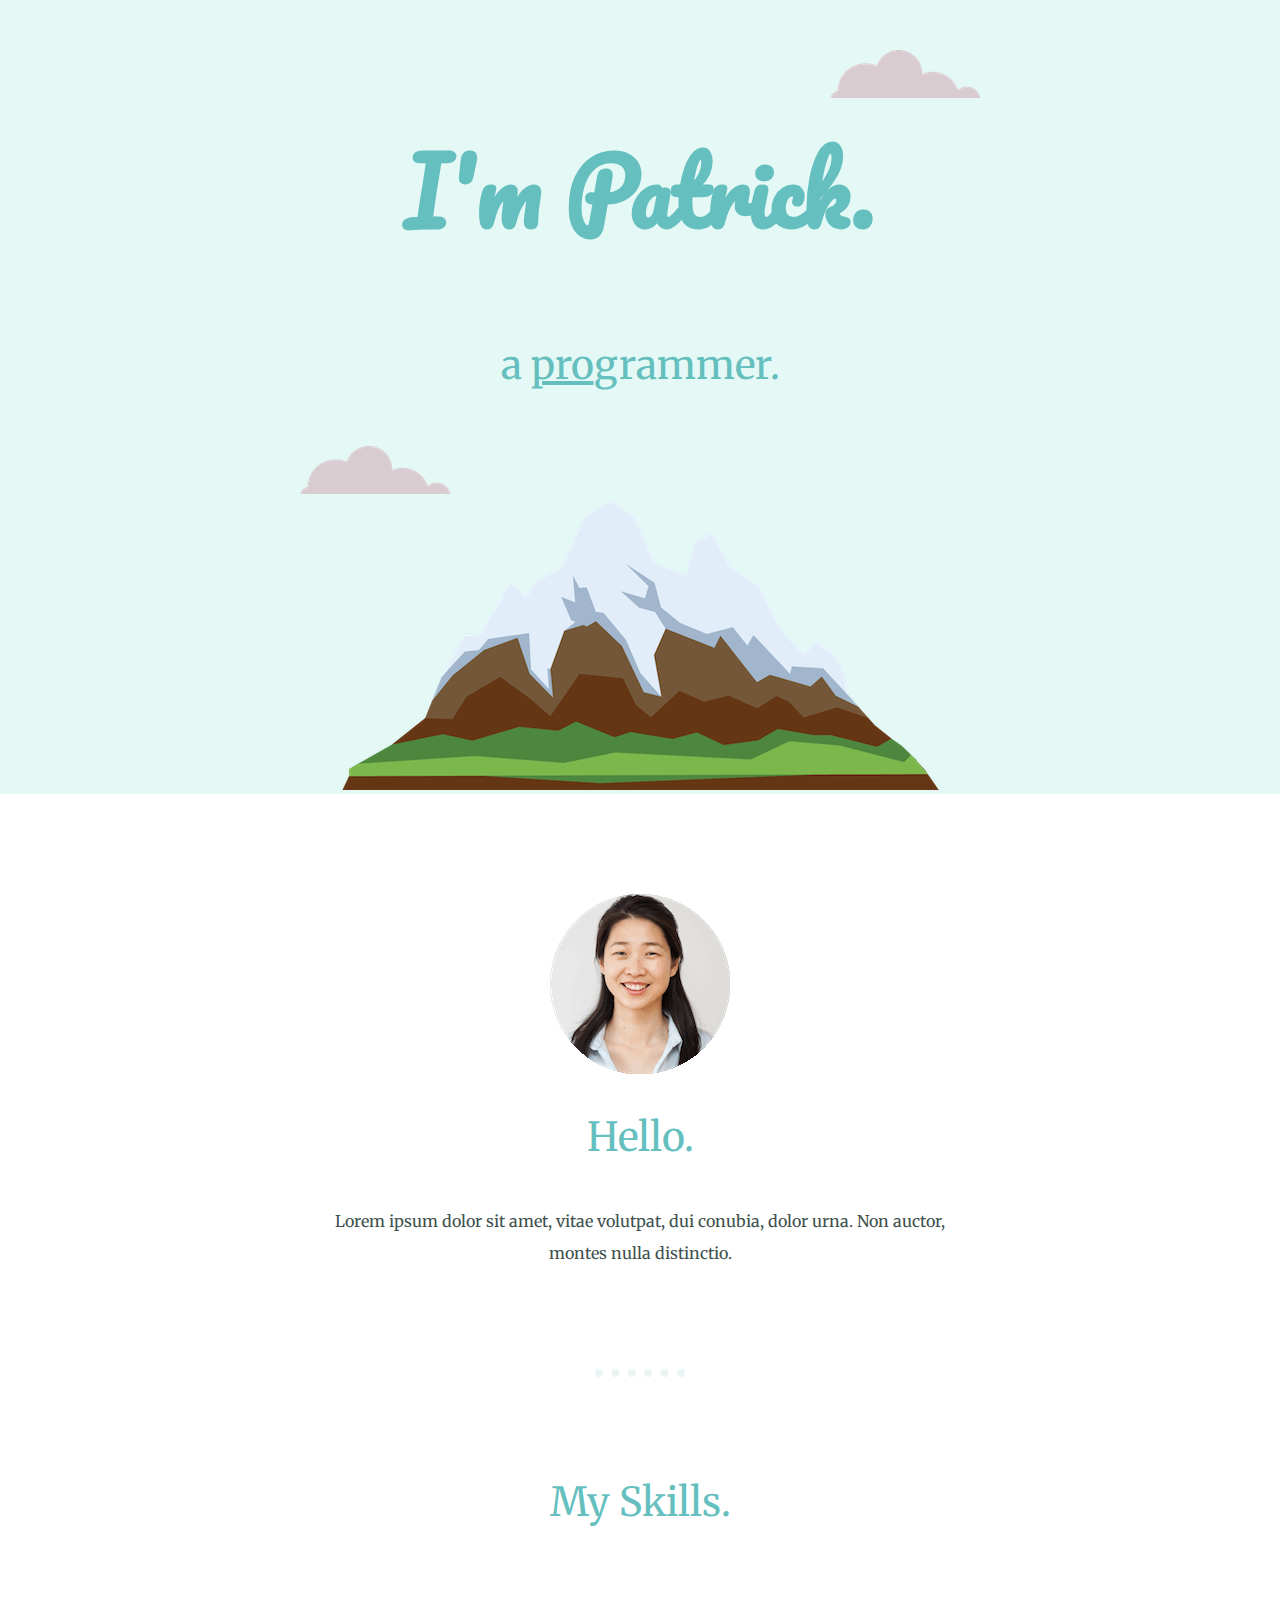
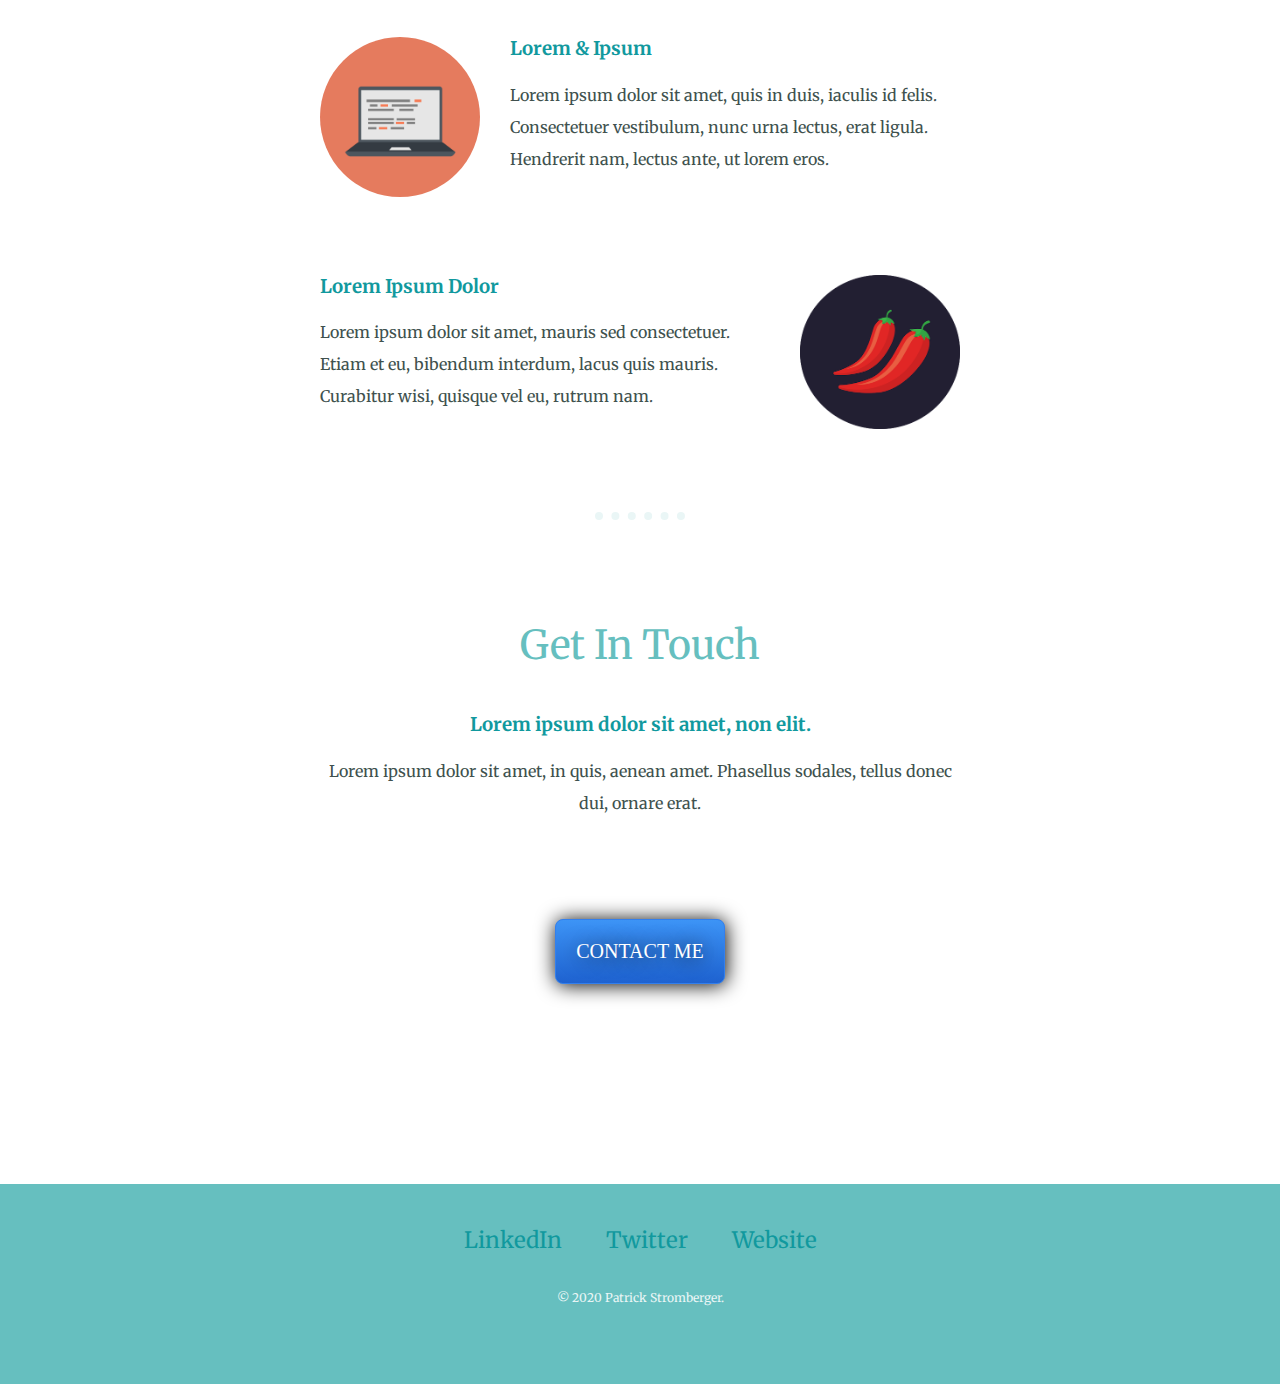
<file: CSS - Personal Site/index.html>
<!DOCTYPE html>
<html lang="en">
<head>
    <meta charset="UTF-8">
    <meta name="viewport" content="width=device-width, initial-scale=1.0">
    <link rel="stylesheet" type="text/css" href="style/style.css">
    <link rel="icon" href="favicon.ico">
    <link rel="preconnect" href="https://fonts.gstatic.com">
<link href="https://fonts.googleapis.com/css2?family=Merriweather&family=Pacifico&display=swap" rel="stylesheet">
    <title>Patrick Stromberger</title>
</head>
<body>
    <div class="top-container">
        <img class="top-cloud" src="images/cloud.png" alt="clouds-img">
        <h1>I'm Patrick.</h1>
        <h2>a <span class="underline">pro</span>grammer.</h2>
        <img class="bottom-cloud"src="images/cloud.png" alt="clouds-img">
        <img src="images/mountain.png" alt="mountain-img">
    </div>
    <div class="middle-container">
        <div class="profile">
          <img src="images/angela.png" alt="angela">
          <h2>Hello.</h2>
          <p class="intro">Lorem ipsum dolor sit amet, vitae volutpat, dui conubia, dolor urna. Non auctor, montes nulla distinctio.</p>
        </div>
        <hr>
        <div class="skills">
          <h2>My Skills.</h2>
          <div class="skill-row">
            <img class="computer-img" src="images/computer.png" alt="computer-img">
            <h3>Lorem & Ipsum</h3>
            <p>Lorem ipsum dolor sit amet, quis in duis, iaculis id felis. Consectetuer vestibulum, nunc urna lectus, erat ligula. Hendrerit nam, lectus ante, ut lorem eros.</p>
          </div>
          <div class="skill-row">
            <img class="chilli-img" src="images/chillies.png" alt="chilli-img">
            <h3>Lorem Ipsum Dolor</h3>
            <p>Lorem ipsum dolor sit amet, mauris sed consectetuer. Etiam et eu, bibendum interdum, lacus quis mauris. Curabitur wisi, quisque vel eu, rutrum nam.</p>
          </div>
        </div>
        <hr>
        <div class="contact-me">
          <h2>Get In Touch</h2>
          <h3>Lorem ipsum dolor sit amet, non elit.</h3>
          <p class="intro">Lorem ipsum dolor sit amet, in quis, aenean amet. Phasellus sodales, tellus donec dui, ornare erat.</p>
          <a class="btn" href="mailto:name@email.com">CONTACT ME</a>
        </div>
    </div>


      <div class="bottom-container">
        <div class="vertical-center">
          <a class="footer-link" href="https://www.linkedin.com/">LinkedIn</a>
          <a class="footer-link" href="https://twitter.com/">Twitter</a>
          <a class="footer-link" href="https://www.appbrewery.co/">Website</a>
          <p class="white-text">© 2020 Patrick Stromberger.</p>
        </div>
      </div>
</body>
</html>
</file>
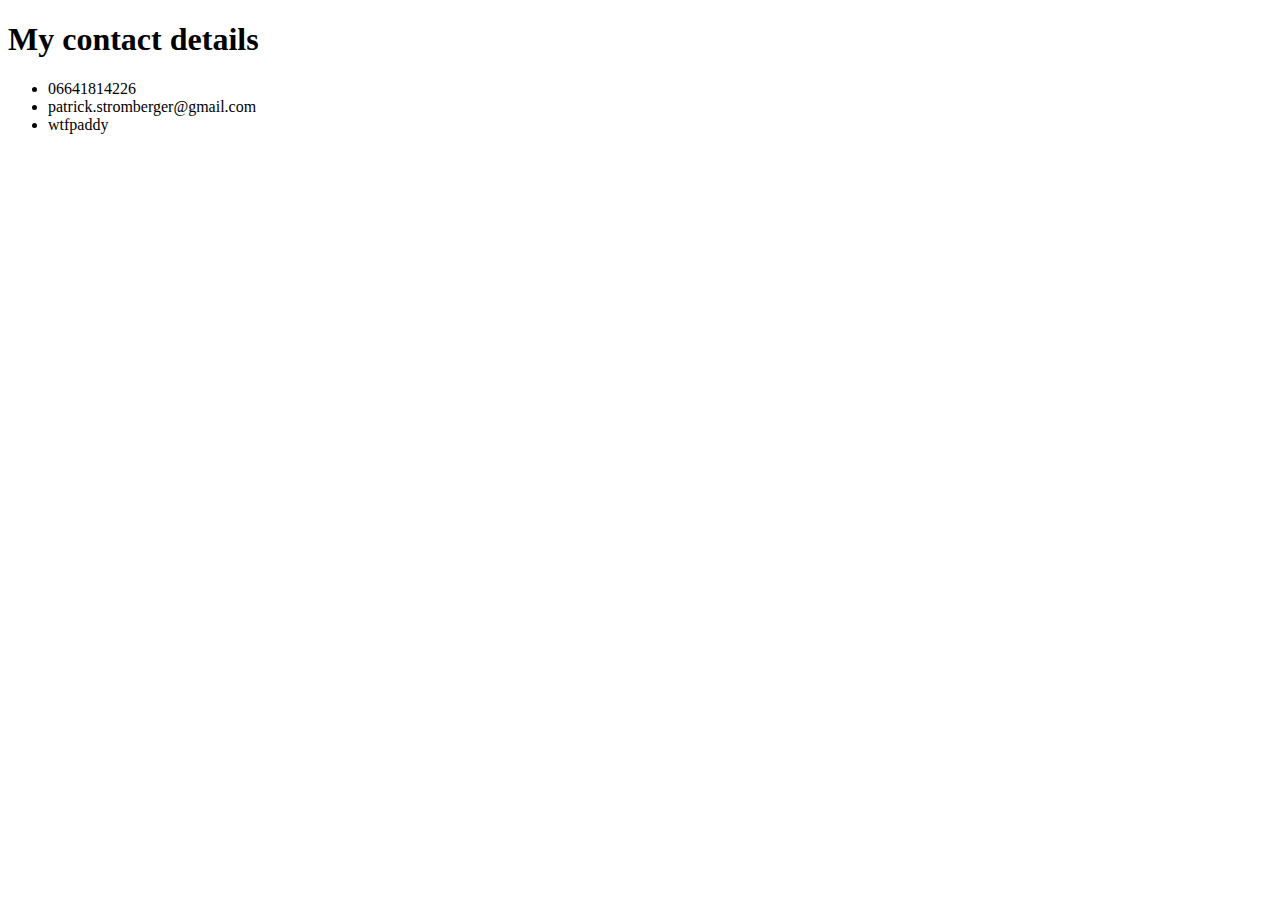
<file: HTML - Personal Site/contact.html>
<!DOCTYPE html>
<html lang="en">
<head>
    <meta charset="UTF-8">
    <meta name="viewport" content="width=device-width, initial-scale=1.0">
    <title>Contact Me</title>
</head>
<body>
    <h1>My contact details</h1>
    <ul>
        <li>06641814226</li>
        <li>patrick.stromberger@gmail.com</li>
        <li>wtfpaddy</li>
    </ul>
</body>
</html>
</file>
<file: CSS - Personal Site/style/style.css>
/********** Reset **********/

body {
  margin: 0;
}

/********** TAG Sel **********/

body {
  font-family: "Merriweather", serif;
  text-align: center;
  color: #40514e;
  margin: 0;
}

h1 {
  color: #66bfbf;
  font-family: "Pacifico", cursive;
  font-size: 5.625rem;
  line-height: 2;
  margin-top: 0;
}

h2 {
  color: #66bfbf;
  font-weight: normal;
  font-size: 2.5rem;
  padding-bottom: 10px;
}

h3 {
  color: #11999e;
}

p {
  line-height: 2;
}

a {
  color: #11999e;
  margin: 10px 20px;
  text-decoration: none;
  font-size: 1.4rem;
}

a:hover {
  color: #eaf6f6;
}

hr {
  border: none;
  border-top: dotted 8px;
  color: #eaf6f6;
  margin: 100px auto;
  width: 7%;
}

/********** Class Sel **********/

.underline {
  text-decoration: underline;
}

.top-container {
  background-color: #e4f9f5;
  padding-top: 100px;
  position: relative;
}

.top-cloud {
  position: absolute;
  right: 300px;
  top: 50px;
}

.bottom-cloud {
  position: absolute;
  left: 300px;
  bottom: 300px;
}

.middle-container {
  margin: 100px 0;
}

.intro {
  width: 50%;
  margin: auto;
}

.skill-row {
  margin: 100px auto;
  text-align: left;
  width: 50%;
}

.computer-img {
  border-radius: 100%;
  width: 25%;
  float: left;
  margin-right: 30px;
  margin-bottom: 30px;
}

.chilli-img {
  width: 25%;
  float: right;
  margin-left: 30px;
  margin-bottom: 30px;
}

.btn {
  margin: 100px auto;
  background: #3d94f6;
  background-image: -webkit-linear-gradient(top, #3d94f6, #1e62d0);
  background-image: -moz-linear-gradient(top, #3d94f6, #1e62d0);
  background-image: -ms-linear-gradient(top, #3d94f6, #1e62d0);
  background-image: -o-linear-gradient(top, #3d94f6, #1e62d0);
  background-image: -webkit-gradient(to bottom, #3d94f6, #1e62d0);
  -webkit-border-radius: 20px;
  -moz-border-radius: 20px;
  border-radius: 8px;
  color: #ffffff;
  font-family: Open Sans;
  font-size: 20px;
  font-weight: 100;
  padding: 20px;
  -webkit-box-shadow: 1px 1px 20px 0 #000000;
  -moz-box-shadow: 1px 1px 20px 0 #000000;
  box-shadow: 1px 1px 20px 0 #000000;
  text-shadow: 1px 1px 20px #000000;
  border: solid #337fed 1px;
  text-decoration: none;
  display: inline-block;
  cursor: pointer;
  text-align: center;
}

.btn:hover {
  border: solid #337fed 1px;
  background: #1e62d0;
  background-image: -webkit-linear-gradient(top, #1e62d0, #3d94f6);
  background-image: -moz-linear-gradient(top, #1e62d0, #3d94f6);
  background-image: -ms-linear-gradient(top, #1e62d0, #3d94f6);
  background-image: -o-linear-gradient(top, #1e62d0, #3d94f6);
  background-image: -webkit-gradient(to bottom, #1e62d0, #3d94f6);
  -webkit-border-radius: 20px;
  -moz-border-radius: 20px;
  border-radius: 8px;
  text-decoration: none;
}

.bottom-container {
  position: relative;
  background-color: #66bfbf;
  height: 200px;
}

.white-text {
  color: #eaf6f6;
  padding: 20px 0;
  font-size: 0.75rem;
}

.vertical-center {
  margin: 0;
  position: absolute;
  top: 50%;
  left: 50%;
  transform: translate(-50%, -50%);
}
</file>
